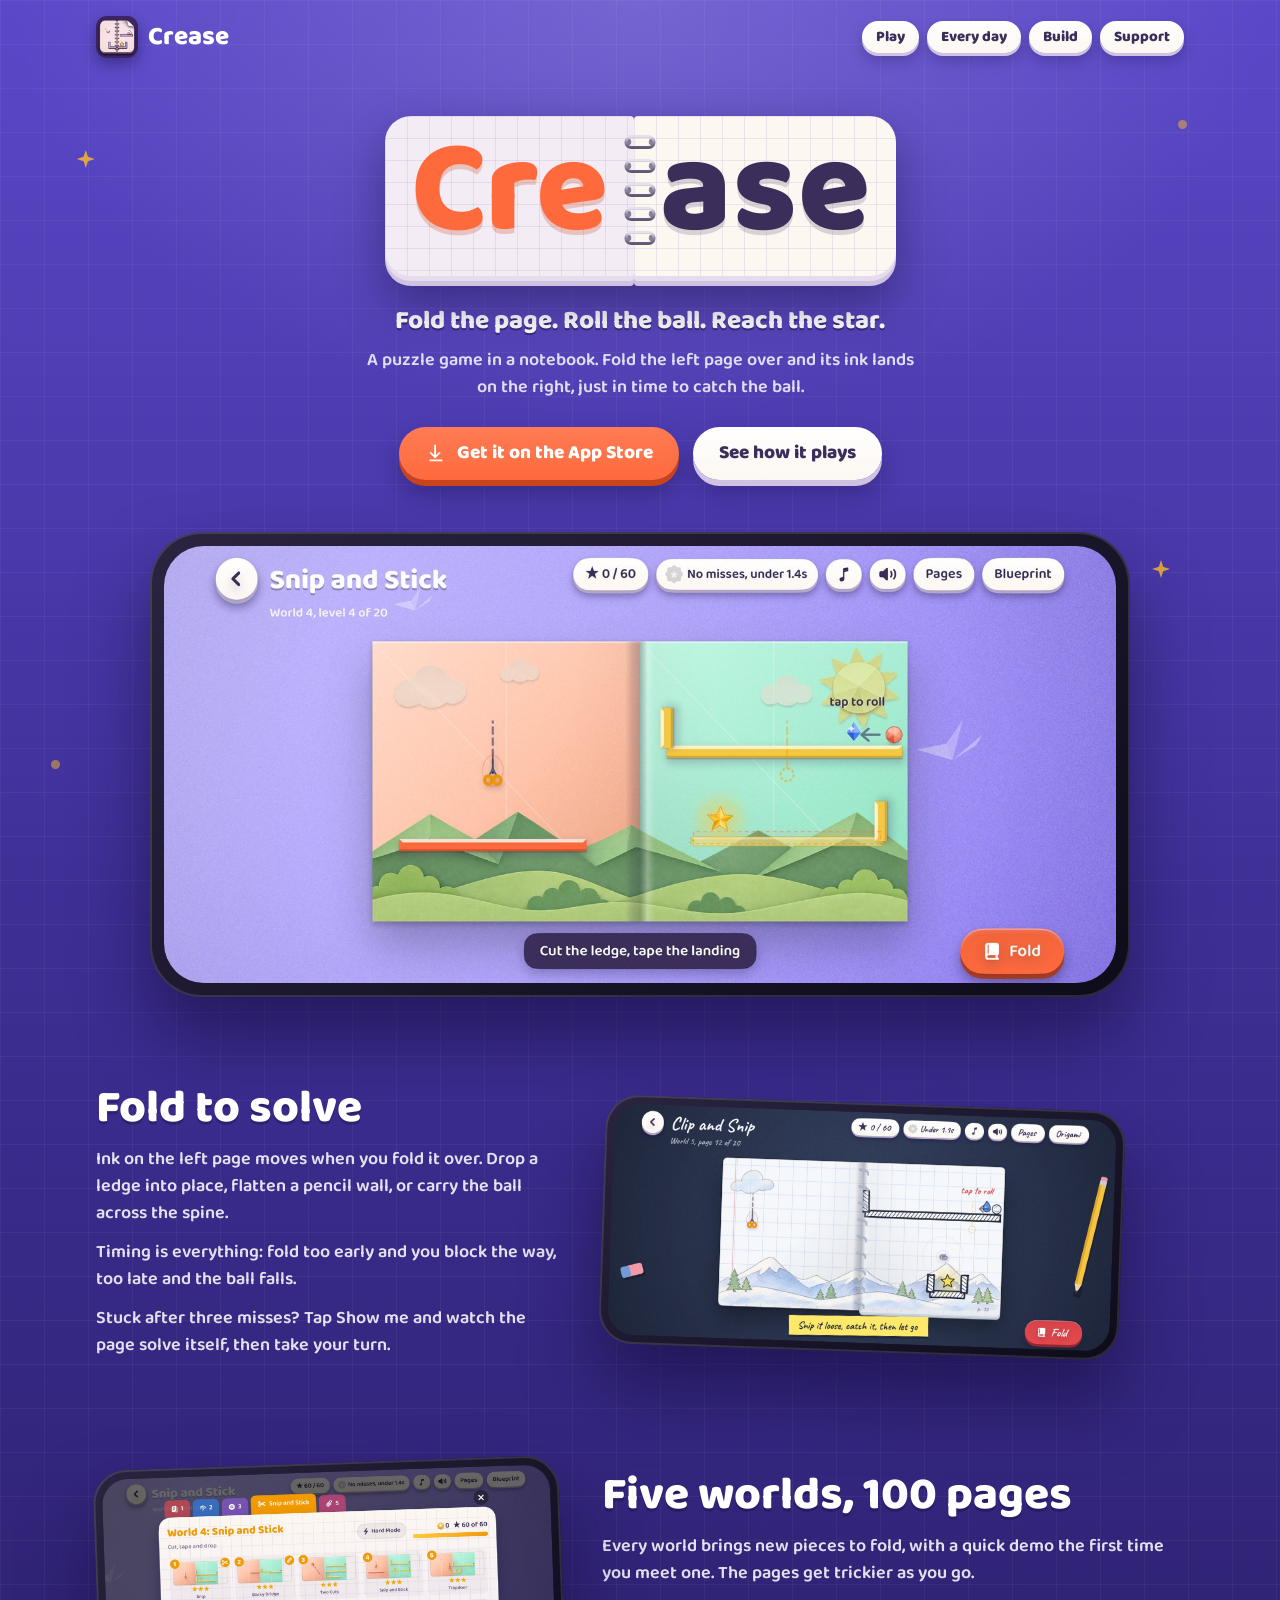
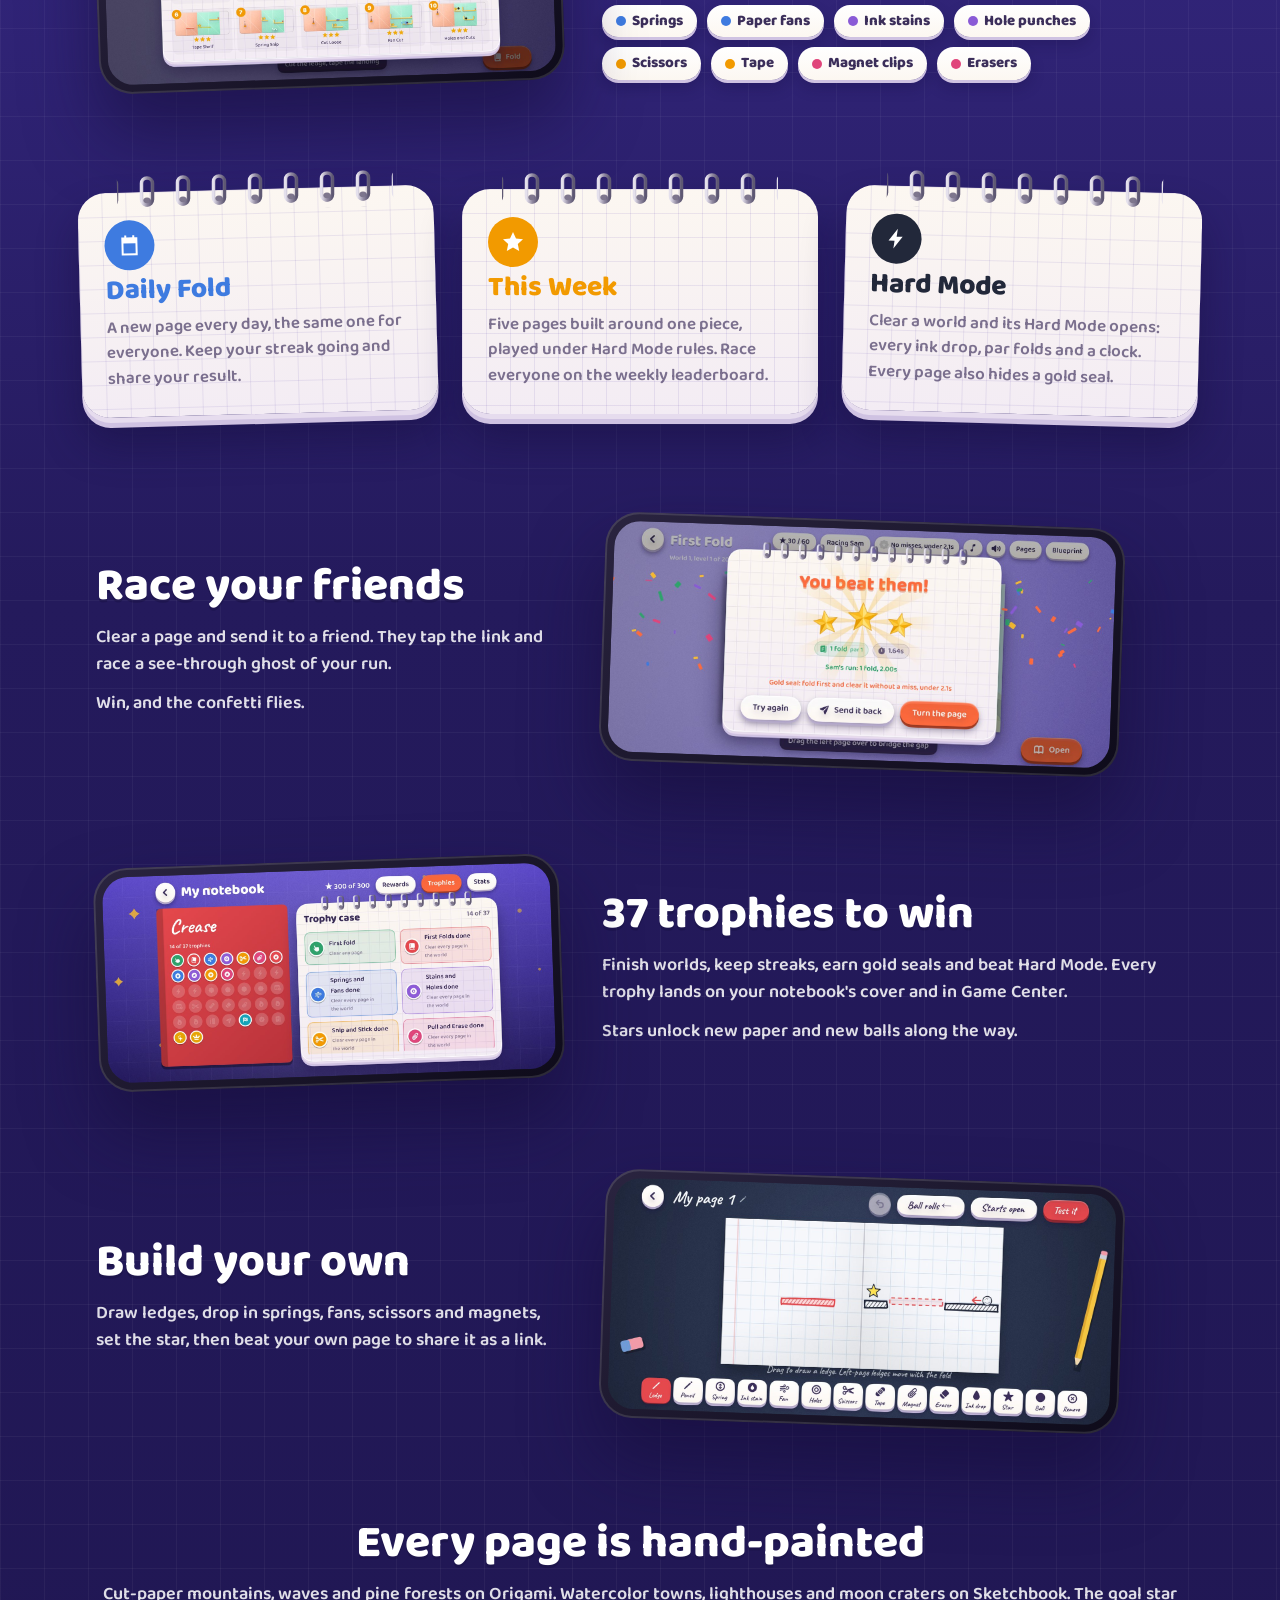
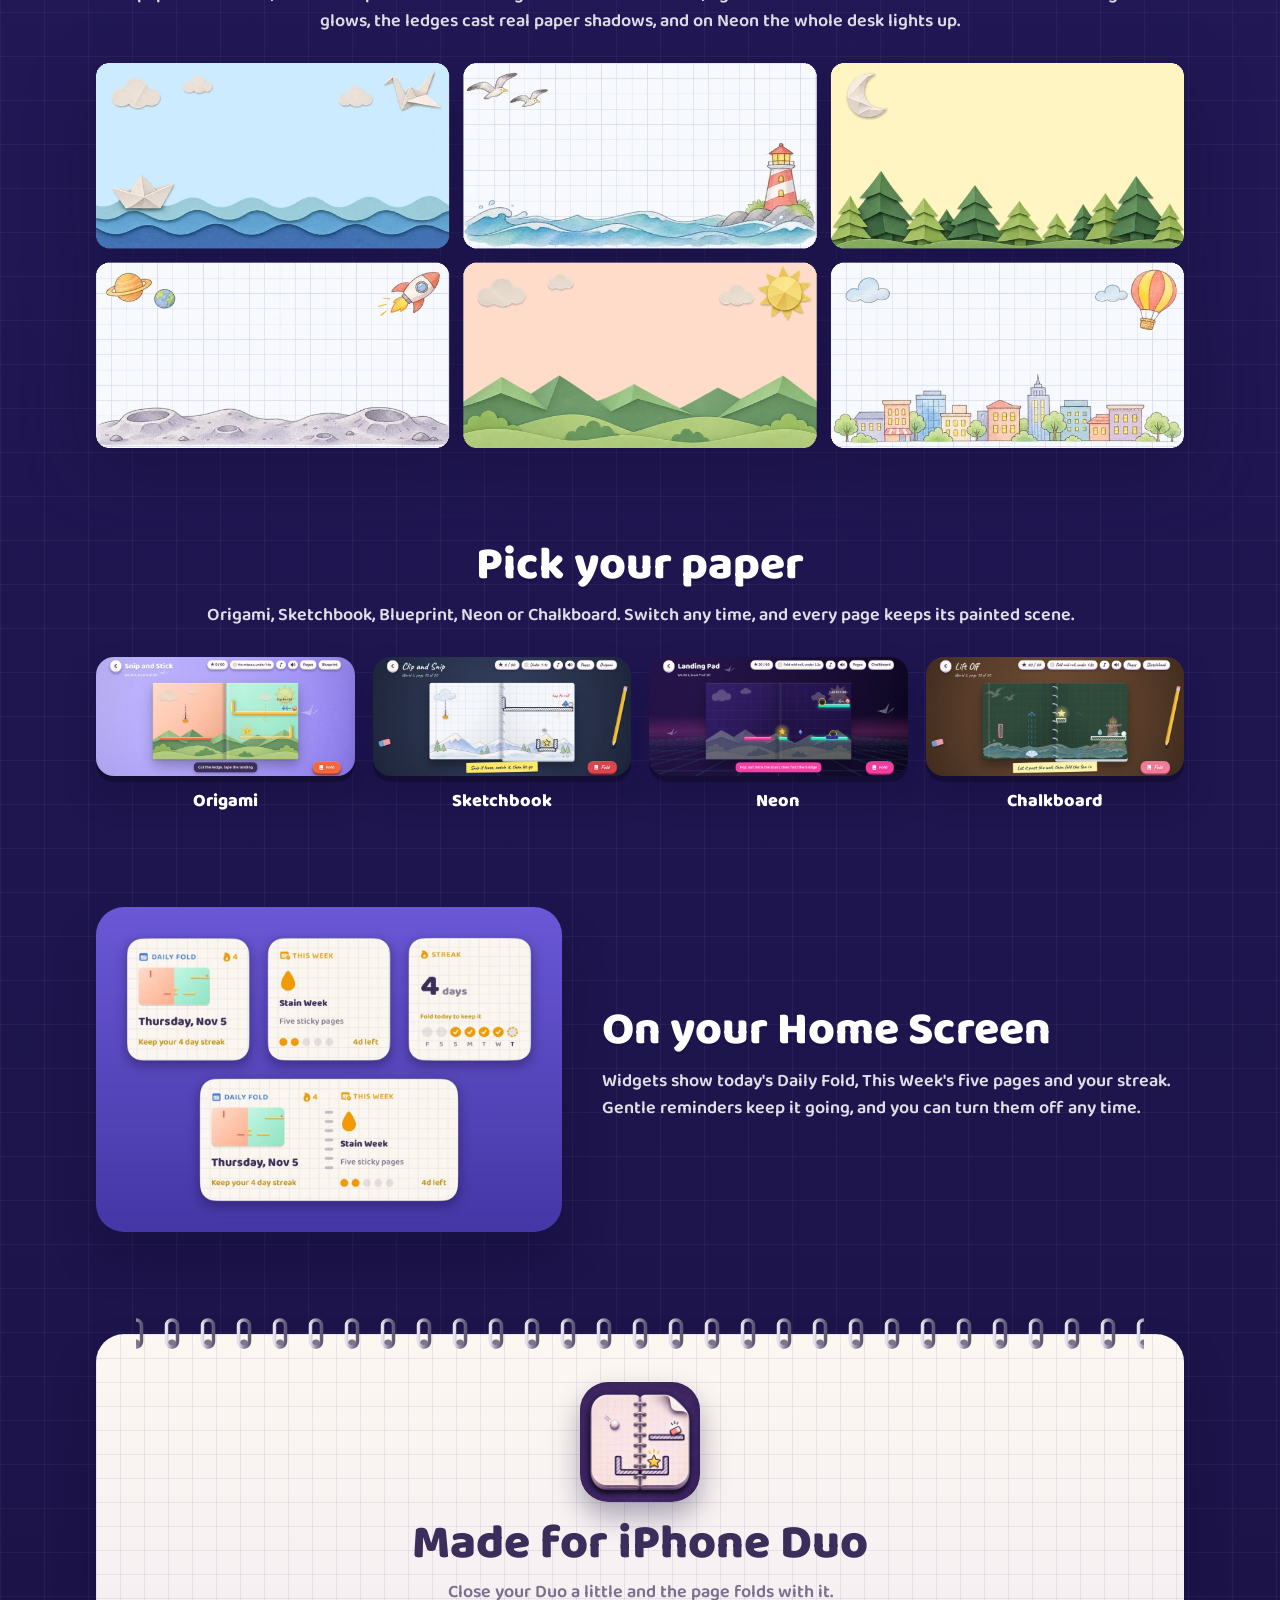
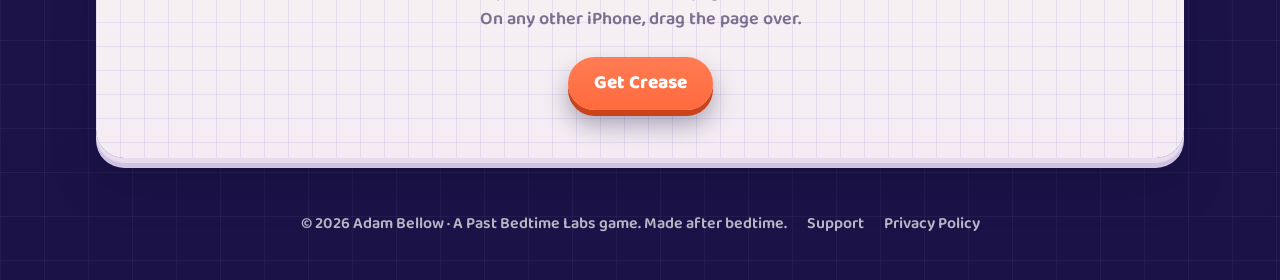
<file: index.html>
<!doctype html>
<html lang="en">
<head>
  <meta charset="utf-8">
  <meta name="viewport" content="width=device-width, initial-scale=1">
  <title>Crease: fold the page, roll the ball, reach the star</title>
  <meta name="description" content="Crease is a folding puzzle game for iPhone. Fold the page to move the ink, roll the ball and reach the star. 100 hand-painted pages, a new Daily Fold every day, a weekly challenge, a page builder and 37 trophies to win.">
  <meta property="og:title" content="Crease">
  <meta property="og:description" content="Fold the page. Roll the ball. Reach the star. A folding puzzle game for iPhone.">
  <meta property="og:image" content="https://creasegame.com/assets/og-v3.jpg">
  <meta property="og:image:width" content="1200">
  <meta property="og:image:height" content="630">
  <meta property="og:url" content="https://creasegame.com/">
  <meta name="twitter:card" content="summary_large_image">
  <meta name="theme-color" content="#4A3AAE">
  <link rel="icon" href="assets/favicon.png">
  <link rel="apple-touch-icon" href="assets/apple-touch-icon.png">
  <link rel="stylesheet" href="assets/site.css">
</head>
<body>
  <div class="sparkles" aria-hidden="true">
    <i style="left:6%;top:150px"></i><i class="dot" style="left:92%;top:120px;animation-delay:-1s"></i>
    <i style="left:90%;top:560px;animation-delay:-2s"></i><i class="dot" style="left:4%;top:760px;animation-delay:-3s"></i>
    <i style="left:3%;top:1500px;animation-delay:-1.5s"></i><i class="dot" style="left:95%;top:1900px"></i>
    <i style="left:93%;top:2700px;animation-delay:-2.5s"></i><i class="dot" style="left:7%;top:3300px;animation-delay:-.5s"></i>
  </div>

  <header class="top">
    <div class="wrap">
      <a class="brand" href="./"><img src="assets/icon.png" alt="">Crease</a>
      <nav>
        <a class="chip" href="#play">Play</a>
        <a class="chip" href="#daily">Every day</a>
        <a class="chip" href="#build">Build</a>
        <a class="chip" href="support.html">Support</a>
      </nav>
    </div>
  </header>

  <section class="hero">
    <div class="wrap">
      <h1 class="logo" aria-label="Crease"><span class="l">Cre</span><span class="rings"></span><span class="r">ase</span></h1>
      <p class="tagline">Fold the page. Roll the ball. Reach the star.</p>
      <p class="sub">A puzzle game in a notebook. Fold the left page over and its ink lands on the right, just in time to catch the ball.</p>
      <div class="ctas">
        <a class="btn" href="https://apps.apple.com/app/id6830244063">
          <svg viewBox="0 0 24 24" fill="currentColor" aria-hidden="true"><path d="M12 3v11.2l3.6-3.6 1.4 1.4-6 6-6-6 1.4-1.4 3.6 3.6V3h2zM5 19h14v2H5z"/></svg>
          Get it on the App Store
        </a>
        <a class="btn paper-btn" href="#play">See how it plays</a>
      </div>
      <div class="phone"><img src="assets/app-play-v3.jpg" alt="A Crease page on Origami paper: scissors on the left page, tape and a star on the right, over painted paper mountains" width="1500" height="690"></div>
    </div>
  </section>

  <section class="feature" id="play">
    <div class="wrap row">
      <div class="text">
        <h2>Fold to solve</h2>
        <p>Ink on the left page moves when you fold it over. Drop a ledge into place, flatten a pencil wall, or carry the ball across the spine.</p>
        <p>Timing is everything: fold too early and you block the way, too late and the ball falls.</p>
        <p>Stuck after three misses? Tap Show me and watch the page solve itself, then take your turn.</p>
      </div>
      <div class="phone small tilt-r"><img src="assets/app-sketch-v3.jpg" alt="A Sketchbook page with a magnet clip over watercolor mountains" width="1500" height="690"></div>
    </div>
  </section>

  <section class="feature">
    <div class="wrap row flip">
      <div class="text">
        <h2>Five worlds, 100 pages</h2>
        <p>Every world brings new pieces to fold, with a quick demo the first time you meet one. The pages get trickier as you go.</p>
        <div class="chips">
          <span class="chip"><span class="dot" style="background:var(--blue)"></span>Springs</span>
          <span class="chip"><span class="dot" style="background:var(--blue)"></span>Paper fans</span>
          <span class="chip"><span class="dot" style="background:var(--purple)"></span>Ink stains</span>
          <span class="chip"><span class="dot" style="background:var(--purple)"></span>Hole punches</span>
          <span class="chip"><span class="dot" style="background:var(--orange)"></span>Scissors</span>
          <span class="chip"><span class="dot" style="background:var(--orange)"></span>Tape</span>
          <span class="chip"><span class="dot" style="background:var(--pink)"></span>Magnet clips</span>
          <span class="chip"><span class="dot" style="background:var(--pink)"></span>Erasers</span>
        </div>
      </div>
      <div class="phone small tilt-l"><img src="assets/app-pages-v3.jpg" alt="The pages of World 4, Snip and Stick" width="1500" height="690"></div>
    </div>
  </section>

  <section class="wrap cards" id="daily">
    <div class="page spiral">
      <div class="badge" style="background:var(--blue)"><svg viewBox="0 0 24 24" fill="currentColor"><path d="M7 2h2v2h6V2h2v2h3v18H4V4h3V2zm11 8H6v10h12V10z"/></svg></div>
      <h3 style="color:var(--blue)">Daily Fold</h3>
      <p>A new page every day, the same one for everyone. Keep your streak going and share your result.</p>
    </div>
    <div class="page spiral">
      <div class="badge" style="background:var(--orange)"><svg viewBox="0 0 24 24" fill="currentColor"><path d="M12 2l3 6.5 7 .8-5.2 4.8 1.4 7L12 17.6 5.8 21l1.4-7L2 9.3l7-.8z"/></svg></div>
      <h3 style="color:var(--orange)">This Week</h3>
      <p>Five pages built around one piece, played under Hard Mode rules. Race everyone on the weekly leaderboard.</p>
    </div>
    <div class="page spiral">
      <div class="badge" style="background:#22283A"><svg viewBox="0 0 24 24" fill="currentColor"><path d="M13 2L4 14h6l-1 8 9-12h-6z"/></svg></div>
      <h3 style="color:#22283A">Hard Mode</h3>
      <p>Clear a world and its Hard Mode opens: every ink drop, par folds and a clock. Every page also hides a gold seal.</p>
    </div>
  </section>

  <section class="feature">
    <div class="wrap row">
      <div class="text">
        <h2>Race your friends</h2>
        <p>Clear a page and send it to a friend. They tap the link and race a see-through ghost of your run.</p>
        <p>Win, and the confetti flies.</p>
      </div>
      <div class="phone small tilt-r"><img src="assets/app-win-v3.jpg" alt="You beat them! Three stars and confetti after a race" width="1500" height="690"></div>
    </div>
  </section>

  <section class="feature">
    <div class="wrap row flip">
      <div class="text">
        <h2>37 trophies to win</h2>
        <p>Finish worlds, keep streaks, earn gold seals and beat Hard Mode. Every trophy lands on your notebook's cover and in Game Center.</p>
        <p>Stars unlock new paper and new balls along the way.</p>
      </div>
      <div class="phone small tilt-l"><img src="assets/app-trophies-v3.jpg" alt="The trophy case in your notebook" width="1500" height="690"></div>
    </div>
  </section>

  <section class="feature" id="build">
    <div class="wrap row">
      <div class="text">
        <h2>Build your own</h2>
        <p>Draw ledges, drop in springs, fans, scissors and magnets, set the star, then beat your own page to share it as a link.</p>
      </div>
      <div class="phone small tilt-r"><img src="assets/app-build-v3.jpg" alt="The page builder on Sketchbook paper" width="1500" height="690"></div>
    </div>
  </section>

  <section class="feature">
    <div class="wrap">
      <div class="text" style="text-align:center">
        <h2>Every page is hand-painted</h2>
        <p>Cut-paper mountains, waves and pine forests on Origami. Watercolor towns, lighthouses and moon craters on Sketchbook. The goal star glows, the ledges cast real paper shadows, and on Neon the whole desk lights up.</p>
      </div>
      <img class="scenes" src="assets/scenes-v3.webp" alt="Six painted Crease scenes: paper waves, a watercolor lighthouse, a paper pine forest, moon craters, paper mountains and a watercolor city" width="1848" height="654">
    </div>
  </section>

  <section class="feature">
    <div class="wrap">
      <div class="text" style="text-align:center">
        <h2>Pick your paper</h2>
        <p>Origami, Sketchbook, Blueprint, Neon or Chalkboard. Switch any time, and every page keeps its painted scene.</p>
      </div>
      <div class="papers">
        <figure><img src="assets/app-play-v3.jpg" alt="Origami paper"><figcaption>Origami</figcaption></figure>
        <figure><img src="assets/app-sketch-v3.jpg" alt="Sketchbook paper"><figcaption>Sketchbook</figcaption></figure>
        <figure><img src="assets/app-neon-v3.jpg" alt="Neon paper"><figcaption>Neon</figcaption></figure>
        <figure><img src="assets/app-chalk-v3.jpg" alt="Chalkboard paper"><figcaption>Chalkboard</figcaption></figure>
      </div>
    </div>
  </section>

  <section class="feature">
    <div class="wrap row flip">
      <div class="text">
        <h2>On your Home Screen</h2>
        <p>Widgets show today's Daily Fold, This Week's five pages and your streak. Gentle reminders keep it going, and you can turn them off any time.</p>
      </div>
      <img src="assets/app-widgets-v2.jpg" alt="Crease widgets: Daily Fold, This Week and Streak" style="border-radius:28px;box-shadow:0 26px 40px rgba(21,13,58,.45)">
    </div>
  </section>

  <section class="wrap" style="padding: 30px 16px 20px">
    <div class="page spiral closing">
      <img class="icon" src="assets/icon.png" alt="The Crease app icon">
      <h2>Made for iPhone Duo</h2>
      <p>Close your Duo a little and the page folds with it.<br>On any other iPhone, drag the page over.</p>
      <a class="btn" href="https://apps.apple.com/app/id6830244063">Get Crease</a>
    </div>
  </section>

  <footer>
    <div class="wrap">
      <span>© 2026 Adam Bellow · A Past Bedtime Labs game. Made after bedtime.</span>
      <a href="support.html">Support</a>
      <a href="privacy.html">Privacy Policy</a>
    </div>
  </footer>
</body>
</html>
</file>
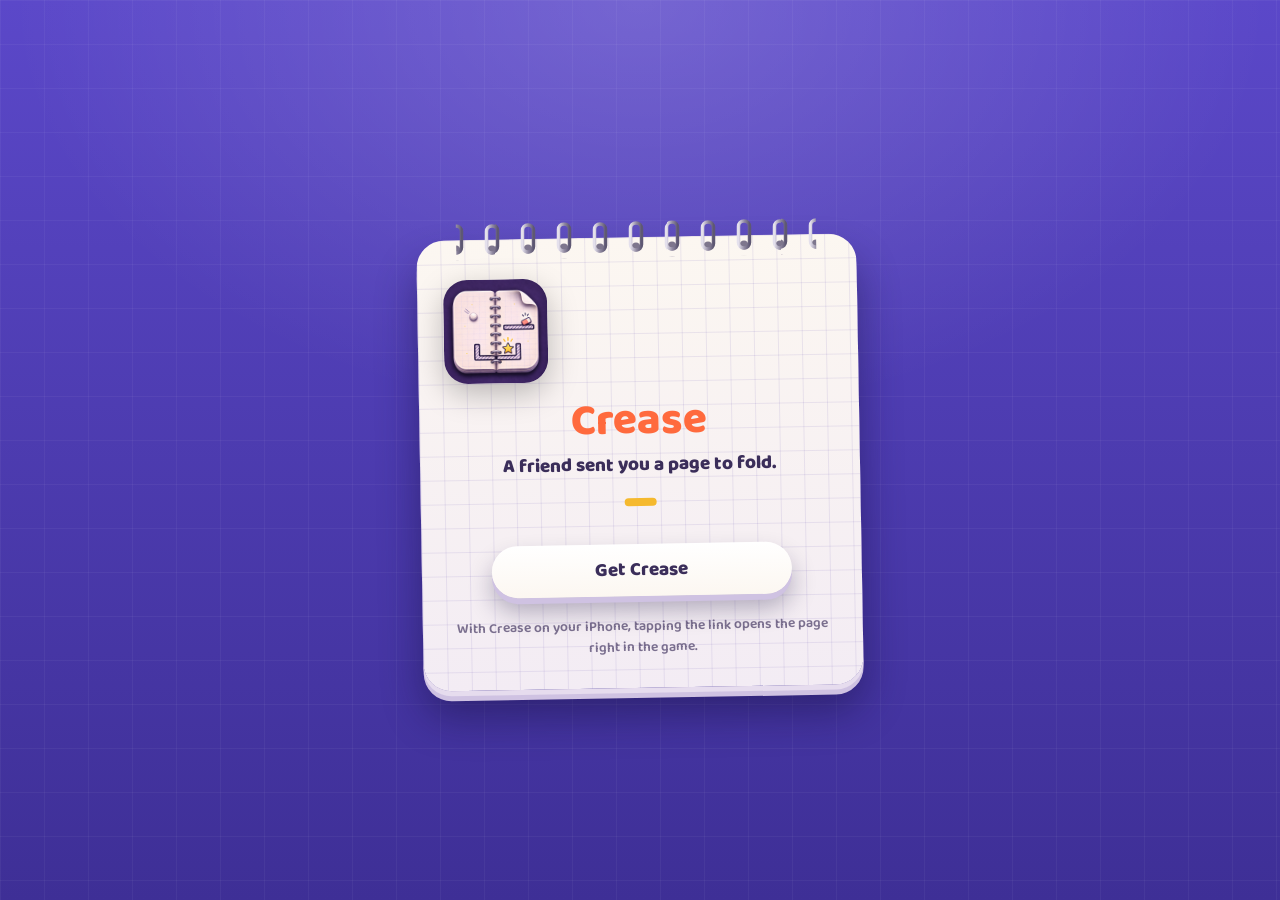
<file: play/index.html>
<!doctype html>
<html lang="en">
<head>
  <meta charset="utf-8">
  <meta name="viewport" content="width=device-width, initial-scale=1">
  <meta name="robots" content="noindex">
  <title>Crease: a page from a friend</title>
  <meta name="description" content="A friend sent you a Crease page. Open it in Crease and fold the page to reach the star.">
  <meta property="og:title" content="Crease">
  <meta property="og:description" content="A friend sent you a page. Fold the page, roll the ball, reach the star.">
  <meta property="og:image" content="https://creasegame.com/assets/og-v3.jpg">
  <meta property="og:image:width" content="1200">
  <meta property="og:image:height" content="630">
  <meta name="twitter:card" content="summary_large_image">
  <link rel="icon" href="../assets/favicon.png">
  <link rel="apple-touch-icon" href="../assets/apple-touch-icon.png">
  <link rel="stylesheet" href="../assets/site.css">
  <style>
    body { min-height: 100vh; display: flex; align-items: center; justify-content: center; padding: 30px 16px; }
    .card { width: 100%; max-width: 440px; padding: 40px 26px 30px; text-align: center; transform: rotate(-1deg); }
    img.icon { width: 104px; height: 104px; border-radius: 24px; box-shadow: 0 10px 30px rgba(0,0,0,.25); }
    h1 { font-weight: 800; font-size: 44px; line-height: 1.1; margin: 16px 0 6px; color: var(--coral); }
    .what { font-size: 19px; font-weight: 800; margin: 0 0 18px; }
    .race { display: inline-block; background: var(--gold); padding: 4px 16px; border-radius: 99px; font-weight: 800; margin-bottom: 16px; }
    a.btn { display: flex; justify-content: center; margin: 14px auto 0; max-width: 300px; }
    p.small { font-size: 14px; color: var(--ink-soft); margin: 20px 0 0; }
  </style>
</head>
<body>
  <main class="page spiral card">
    <img class="icon" src="../assets/icon.png" alt="Crease app icon">
    <h1 id="title">Crease</h1>
    <p class="what" id="what">A friend sent you a page to fold.</p>
    <div class="race" id="race" hidden></div>
    <a class="btn" id="open" href="#">Open in Crease</a>
    <a class="btn paper-btn" href="../">Get Crease</a>
    <p class="small">With Crease on your iPhone, tapping the link opens the page right in the game.</p>
  </main>
  <script>
    (function () {
      var frag = (location.hash || "").replace(/^#/, "");
      var open = document.getElementById("open");
      if (!frag) { open.style.display = "none"; return; }
      var head = frag.split("&")[0];
      var params = {};
      frag.split("&").slice(1).forEach(function (kv) {
        var p = kv.split("="); params[p[0]] = decodeURIComponent((p[1] || "").replace(/\+/g, " "));
      });
      var what = document.getElementById("what"), title = document.getElementById("title");
      var m;
      if (/^d\d+$/.test(head)) { what.textContent = "Daily Fold number " + head.slice(1) + "."; }
      else if ((m = head.match(/^w(\d+)-(\d+)$/))) { what.textContent = "World " + m[1] + ", page " + m[2] + "."; }
      else { what.textContent = "A page your friend built."; }
      if (params.t) {
        var who = params.n || "Your friend";
        var folds = params.f === "1" ? "1 fold" : (params.f || "?") + " folds";
        title.textContent = "Race my ghost";
        var race = document.getElementById("race");
        race.textContent = who + ": " + folds + ", " + (Number(params.t) / 100).toFixed(2) + "s";
        race.hidden = false;
      }
      // If the link opened here in Safari, this hands it to the app.
      open.href = "crease://open#" + frag;
    })();
  </script>
</body>
</html>
</file>
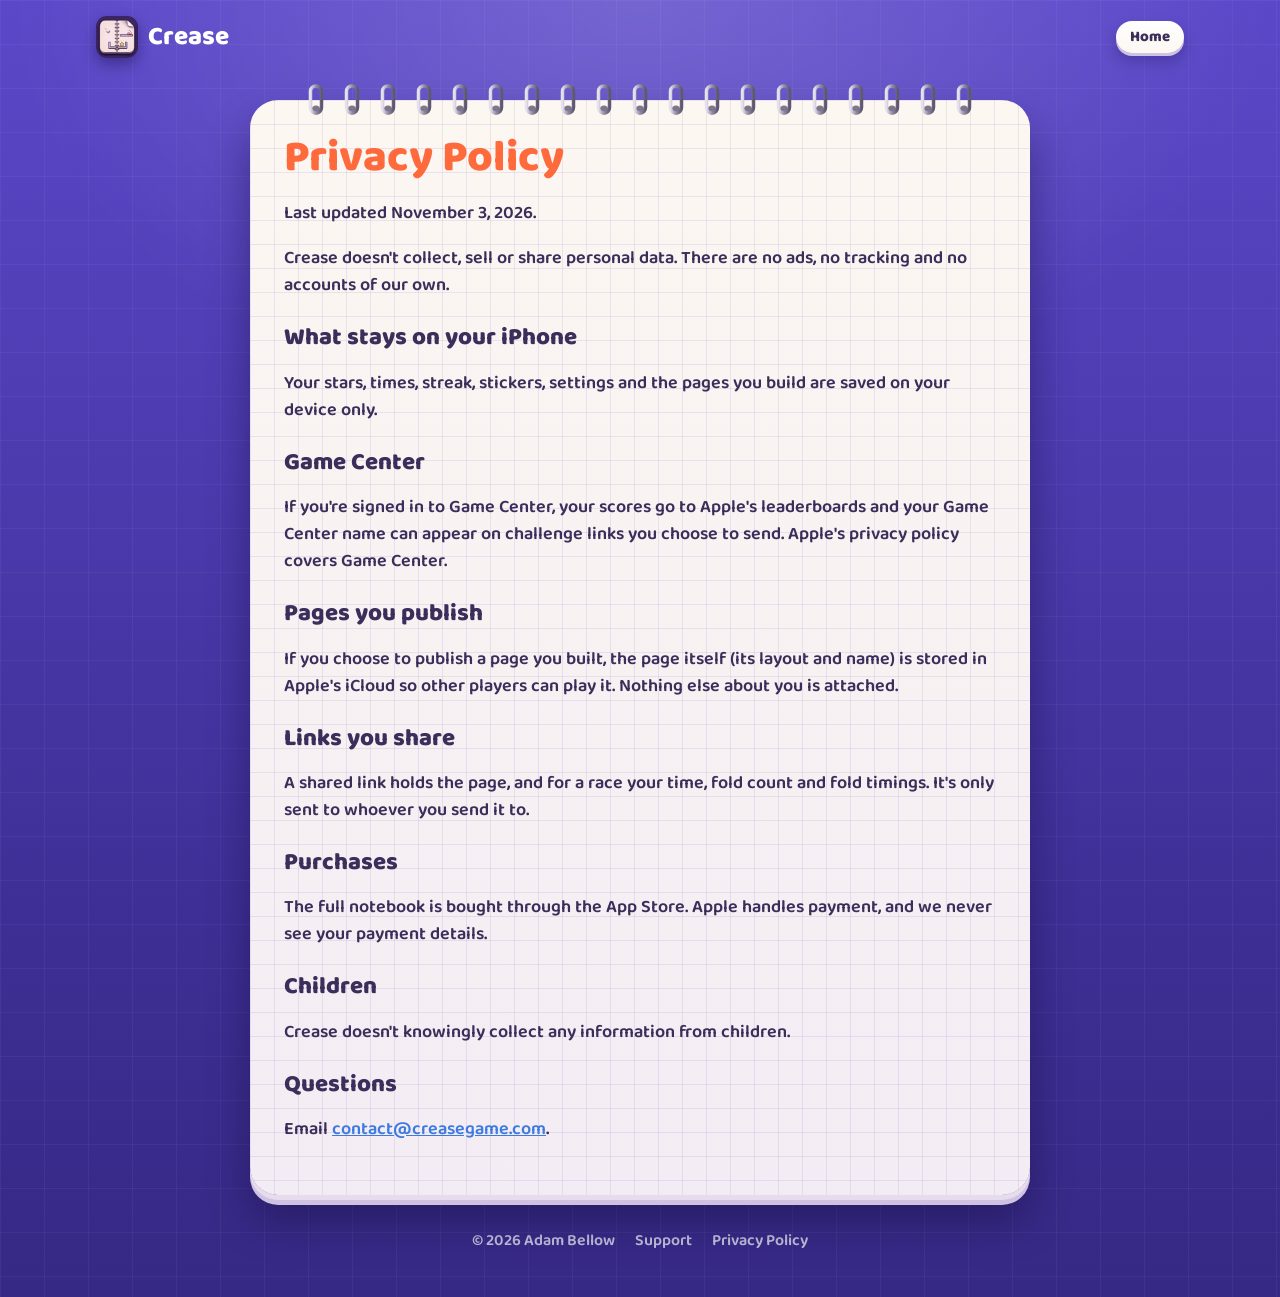
<file: privacy.html>
<!doctype html>
<html lang="en">
<head>
  <meta charset="utf-8">
  <meta name="viewport" content="width=device-width, initial-scale=1">
  <title>Crease: Privacy Policy</title>
  <link rel="icon" href="assets/favicon.png">
  <link rel="stylesheet" href="assets/site.css">
</head>
<body>
  <header class="top"><div class="wrap"><a class="brand" href="./"><img src="assets/icon.png" alt="">Crease</a><nav><a class="chip" href="./">Home</a></nav></div></header>
  <main class="wrap"><div class="page spiral doc">
    <h1>Privacy Policy</h1>
    <p>Last updated November 3, 2026.</p>
    <p>Crease doesn't collect, sell or share personal data. There are no ads, no tracking and no accounts of our own.</p>
    <h2>What stays on your iPhone</h2>
    <p>Your stars, times, streak, stickers, settings and the pages you build are saved on your device only.</p>
    <h2>Game Center</h2>
    <p>If you're signed in to Game Center, your scores go to Apple's leaderboards and your Game Center name can appear on challenge links you choose to send. Apple's privacy policy covers Game Center.</p>
    <h2>Pages you publish</h2>
    <p>If you choose to publish a page you built, the page itself (its layout and name) is stored in Apple's iCloud so other players can play it. Nothing else about you is attached.</p>
    <h2>Links you share</h2>
    <p>A shared link holds the page, and for a race your time, fold count and fold timings. It's only sent to whoever you send it to.</p>
    <h2>Purchases</h2>
    <p>The full notebook is bought through the App Store. Apple handles payment, and we never see your payment details.</p>
    <h2>Children</h2>
    <p>Crease doesn't knowingly collect any information from children.</p>
    <h2>Questions</h2>
    <p>Email <a href="mailto:contact@creasegame.com?subject=Crease%20privacy">contact@creasegame.com</a>.</p>
  </div></main>
  <footer><div class="wrap"><span>© 2026 Adam Bellow</span><a href="support.html">Support</a><a href="privacy.html">Privacy Policy</a></div></footer>
</body>
</html>
</file>
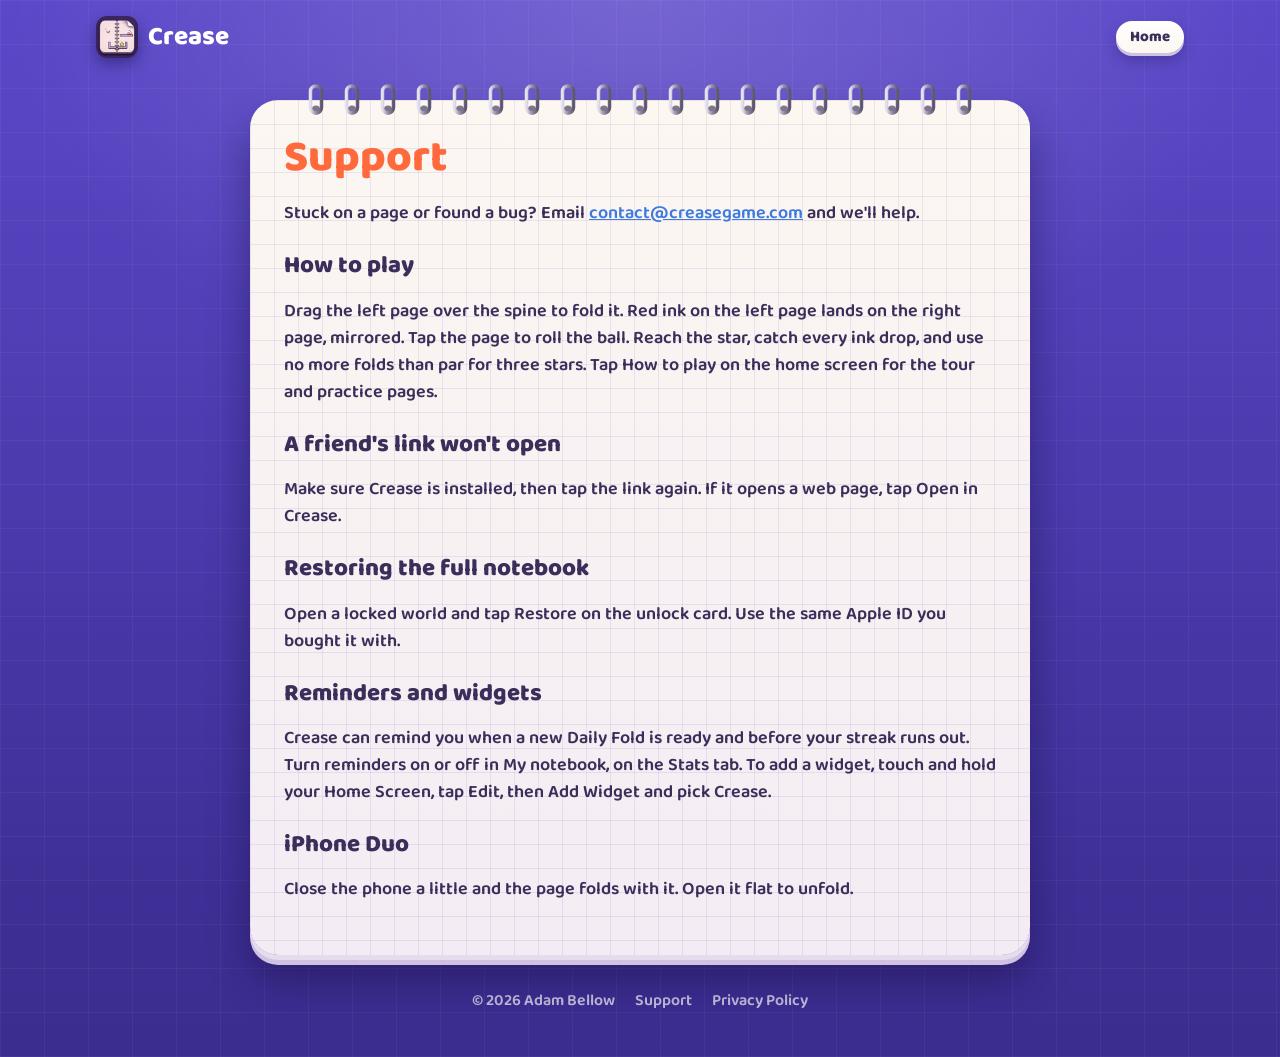
<file: support.html>
<!doctype html>
<html lang="en">
<head>
  <meta charset="utf-8">
  <meta name="viewport" content="width=device-width, initial-scale=1">
  <title>Crease: Support</title>
  <link rel="icon" href="assets/favicon.png">
  <link rel="stylesheet" href="assets/site.css">
</head>
<body>
  <header class="top"><div class="wrap"><a class="brand" href="./"><img src="assets/icon.png" alt="">Crease</a><nav><a class="chip" href="./">Home</a></nav></div></header>
  <main class="wrap"><div class="page spiral doc">
    <h1>Support</h1>
    <p>Stuck on a page or found a bug? Email <a href="mailto:contact@creasegame.com?subject=Crease%20support">contact@creasegame.com</a> and we'll help.</p>
    <h2>How to play</h2>
    <p>Drag the left page over the spine to fold it. Red ink on the left page lands on the right page, mirrored. Tap the page to roll the ball. Reach the star, catch every ink drop, and use no more folds than par for three stars. Tap How to play on the home screen for the tour and practice pages.</p>
    <h2>A friend's link won't open</h2>
    <p>Make sure Crease is installed, then tap the link again. If it opens a web page, tap Open in Crease.</p>
    <h2>Restoring the full notebook</h2>
    <p>Open a locked world and tap Restore on the unlock card. Use the same Apple ID you bought it with.</p>
    <h2>Reminders and widgets</h2>
    <p>Crease can remind you when a new Daily Fold is ready and before your streak runs out. Turn reminders on or off in My notebook, on the Stats tab. To add a widget, touch and hold your Home Screen, tap Edit, then Add Widget and pick Crease.</p>
    <h2>iPhone Duo</h2>
    <p>Close the phone a little and the page folds with it. Open it flat to unfold.</p>
  </div></main>
  <footer><div class="wrap"><span>© 2026 Adam Bellow</span><a href="support.html">Support</a><a href="privacy.html">Privacy Policy</a></div></footer>
</body>
</html>
</file>
<file: assets/site.css>
/* Crease: the notebook from the app icon, on a deep purple desk. */
@font-face { font-family: "Baloo 2"; font-weight: 800; font-display: swap; src: url("fonts/Baloo2-ExtraBold.ttf") format("truetype"); }
@font-face { font-family: "Baloo 2"; font-weight: 500 600; font-display: swap; src: url("fonts/Baloo2-SemiBold.ttf") format("truetype"); }
@font-face { font-family: "Caveat"; font-weight: 700; font-display: swap; src: url("fonts/Caveat-Bold.ttf") format("truetype"); }

:root {
  --desk-top: #5B48C9; --desk-mid: #3E2F96; --desk-bottom: #241A5C; --shadow: #150D3A;
  --paper: #FCF7F1; --paper-shade: #F3ECF4; --edge1: #E6DCEE; --edge2: #CFC2E2; --grid: rgba(117,100,184,.13);
  --ink: #3B2E5A; --ink-soft: rgba(59,46,90,.66);
  --coral: #FF6A3D; --coral-lip: #C9431B; --blue: #3E7BE0; --green: #2FA36B; --orange: #F29A00; --pink: #E0457B; --purple: #8A5BD6; --gold: #F5B92E;
  --ring: #8F88A0;
}
* { box-sizing: border-box; }
html { scroll-behavior: smooth; background: var(--desk-bottom); }
body {
  margin: 0; min-height: 100vh; color: #fff; font-family: "Baloo 2", system-ui, sans-serif; font-weight: 600; line-height: 1.5;
  background:
    radial-gradient(ellipse 900px 600px at 50% 0, rgba(255,255,255,.16), transparent 70%),
    linear-gradient(rgba(255,255,255,.045) 1px, transparent 1px) 0 0 / 44px 44px,
    linear-gradient(90deg, rgba(255,255,255,.045) 1px, transparent 1px) 0 0 / 44px 44px,
    linear-gradient(180deg, var(--desk-top) 0, var(--desk-mid) 900px, var(--desk-bottom) 2200px, #1B1347 100%);
  -webkit-font-smoothing: antialiased;
}
a { color: inherit; }
img { max-width: 100%; height: auto; display: block; }
.wrap { max-width: 1120px; margin: 0 auto; padding: 0 16px; }
.hand { font-family: "Caveat", "Baloo 2", cursive; font-weight: 700; }
h1, h2, h3 { font-weight: 800; line-height: 1.1; margin: 0; }

/* Gold sparkles scattered on the desk */
.sparkles { position: absolute; inset: 0; pointer-events: none; overflow: hidden; }
.sparkles i { position: absolute; width: 18px; height: 18px; background: var(--gold); opacity: .85;
  clip-path: polygon(50% 0, 62% 38%, 100% 50%, 62% 62%, 50% 100%, 38% 62%, 0 50%, 38% 38%); animation: bob 5s ease-in-out infinite; }
.sparkles i.dot { width: 9px; height: 9px; border-radius: 50%; clip-path: none; opacity: .5; }
@keyframes bob { 50% { transform: translateY(-8px) rotate(8deg); } }

/* Header */
header.top { padding: 16px 0; position: relative; z-index: 2; }
header.top .wrap { display: flex; align-items: center; justify-content: space-between; gap: 12px; }
.brand { display: flex; align-items: center; gap: 10px; text-decoration: none; font-size: 26px; font-weight: 800; }
.brand img { width: 42px; height: 42px; border-radius: 11px; box-shadow: 0 6px 14px rgba(21,13,58,.4); }
header nav { display: flex; gap: 8px; flex-wrap: wrap; justify-content: flex-end; }

/* Chunky buttons and chips, like the app */
.btn { display: inline-flex; align-items: center; gap: 10px; text-decoration: none; font-weight: 800; font-size: 19px;
  padding: 12px 26px; border-radius: 999px; color: #fff; background: linear-gradient(#FF7C54, var(--coral));
  box-shadow: 0 6px 0 var(--coral-lip), 0 14px 24px rgba(21,13,58,.35); transition: transform .12s, box-shadow .12s; }
.btn:hover { transform: translateY(-2px); }
.btn:active { transform: translateY(5px); box-shadow: 0 1px 0 var(--coral-lip), 0 6px 12px rgba(21,13,58,.3); }
.btn.paper-btn { color: var(--ink); background: linear-gradient(#fff, var(--paper)); box-shadow: 0 6px 0 var(--edge2), 0 14px 24px rgba(21,13,58,.3); }
.btn.paper-btn:active { box-shadow: 0 1px 0 var(--edge2); }
.btn svg { width: 22px; height: 22px; flex: none; }
.chip { display: inline-flex; align-items: center; gap: 6px; padding: 5px 14px; border-radius: 999px; font-size: 15px; font-weight: 800;
  color: var(--ink); text-decoration: none; background: linear-gradient(#fff, var(--paper)); box-shadow: 0 3px 0 var(--edge2), 0 8px 14px rgba(21,13,58,.25); }
.chip.on { color: #fff; }
.chip .dot { width: 10px; height: 10px; border-radius: 50%; }

/* A notebook page: cream grid paper, pages peeking out underneath */
.page { position: relative; color: var(--ink); border-radius: 28px; padding: 34px;
  background:
    linear-gradient(var(--grid) 1px, transparent 1px) 0 0 / 24px 24px,
    linear-gradient(90deg, var(--grid) 1px, transparent 1px) 0 0 / 24px 24px,
    linear-gradient(var(--paper), var(--paper-shade));
  box-shadow: 0 5px 0 var(--edge1), 0 10px 0 var(--edge2), 0 26px 40px rgba(21,13,58,.45); }
.page.spiral { margin-top: 26px; }
.page.spiral::before { content: ""; position: absolute; left: 40px; right: 40px; top: -16px; height: 36px;
  background: url("data:image/svg+xml,%3Csvg xmlns='http://www.w3.org/2000/svg' width='36' height='36'%3E%3Cdefs%3E%3ClinearGradient id='g' x1='0' x2='1'%3E%3Cstop offset='0' stop-color='%23E4E0EC'/%3E%3Cstop offset='.55' stop-color='%238F88A0'/%3E%3Cstop offset='1' stop-color='%235E5873'/%3E%3C/linearGradient%3E%3C/defs%3E%3Ccircle cx='18' cy='26' r='4.5' fill='%23150D3A' fill-opacity='.55'/%3E%3Crect x='12.5' y='2' width='11' height='27' rx='5.5' fill='none' stroke='url(%23g)' stroke-width='3.5'/%3E%3C/svg%3E") center top / 36px 36px repeat-x; }

/* Hero */
.hero { position: relative; text-align: center; padding: 24px 0 40px; }
.logo { display: inline-flex; margin: 18px auto 0; filter: drop-shadow(0 18px 24px rgba(21,13,58,.45)); position: relative; }
.logo .l, .logo .r { font-weight: 800; font-size: clamp(64px, 15vw, 132px); line-height: 1; padding: 10px 26px 18px;
  background:
    linear-gradient(var(--grid) 1px, transparent 1px) 0 0 / 22px 22px,
    linear-gradient(90deg, var(--grid) 1px, transparent 1px) 0 0 / 22px 22px,
    var(--paper);
  box-shadow: 0 5px 0 var(--edge1), 0 10px 0 var(--edge2); }
.logo .l { color: var(--coral); border-radius: 26px 4px 4px 26px; text-shadow: 0 5px 0 rgba(201,67,27,.25);
  background-color: var(--paper-shade); transform-origin: right center; animation: fold 1.4s cubic-bezier(.3,1.4,.5,1) .2s both; }
.logo .r { color: var(--ink); border-radius: 4px 26px 26px 4px; text-shadow: 0 5px 0 rgba(59,46,90,.18); }
.logo .rings { position: absolute; left: 50%; top: 8%; bottom: 16%; width: 34px; margin-left: -17px; z-index: 2; background: url("data:image/svg+xml,%3Csvg xmlns='http://www.w3.org/2000/svg' width='34' height='24'%3E%3Cdefs%3E%3ClinearGradient id='g' x1='0' y1='0' x2='0' y2='1'%3E%3Cstop offset='0' stop-color='%23E4E0EC'/%3E%3Cstop offset='.55' stop-color='%238F88A0'/%3E%3Cstop offset='1' stop-color='%235E5873'/%3E%3C/linearGradient%3E%3C/defs%3E%3Ccircle cx='5' cy='12' r='3.2' fill='%23150D3A' fill-opacity='.5'/%3E%3Ccircle cx='29' cy='12' r='3.2' fill='%23150D3A' fill-opacity='.5'/%3E%3Crect x='3' y='6.5' width='28' height='11' rx='5.5' fill='none' stroke='url(%23g)' stroke-width='3.2'/%3E%3C/svg%3E") center / 34px 24px repeat-y; animation: rings .4s 1.3s both; }
@keyframes rings { from { opacity: 0; } }
@keyframes fold { from { transform: perspective(700px) rotateY(-170deg); } }
.tagline { font-size: clamp(19px, 3.6vw, 26px); font-weight: 800; margin: 26px 0 6px; text-shadow: 0 2px 0 rgba(21,13,58,.5); }
.sub { color: rgba(255,255,255,.82); max-width: 560px; margin: 0 auto 26px; font-size: 18px; }
.ctas { display: flex; gap: 14px; justify-content: center; flex-wrap: wrap; }

/* A phone, on its side, showing the game */
.phone { position: relative; margin: 52px auto 0; max-width: 980px; padding: 14px; border-radius: 52px;
  background: linear-gradient(145deg, #2a2440, #0e0b1a); box-shadow: inset 0 0 0 2px rgba(255,255,255,.12), 0 40px 70px rgba(21,13,58,.6); }
.phone img { border-radius: 40px; width: 100%; }
.phone.small { max-width: 520px; padding: 9px; border-radius: 34px; margin: 0; }
.phone.small img { border-radius: 26px; }

/* Feature sections */
section.feature { position: relative; padding: 46px 0; }
.row { display: grid; grid-template-columns: 1fr 1.25fr; gap: 40px; align-items: center; }
.row.flip .text { order: 2; }
.text h2 { font-size: clamp(32px, 5vw, 46px); margin-bottom: 12px; text-shadow: 0 3px 0 rgba(21,13,58,.35); }
.text p { font-size: 18px; color: rgba(255,255,255,.86); margin: 0 0 12px; }
.text .chips { display: flex; flex-wrap: wrap; gap: 10px; margin-top: 18px; }
.tilt-l { transform: rotate(-2deg); } .tilt-r { transform: rotate(2deg); }

/* Cards that look like pages torn from the notebook */
.cards { display: grid; grid-template-columns: repeat(3, 1fr); gap: 26px; padding: 30px 0 60px; }
.cards .page { padding: 28px 26px 26px; }
.cards .page:nth-child(1) { transform: rotate(-1.5deg); } .cards .page:nth-child(3) { transform: rotate(1.5deg); }
.cards h3 { font-size: 28px; margin: 6px 0 8px; }
.cards p { margin: 0; color: var(--ink-soft); font-size: 17px; }
.badge { width: 50px; height: 50px; border-radius: 50%; display: grid; place-items: center; color: #fff; }
.badge svg { width: 24px; height: 24px; }

/* Paper styles strip */
.papers { display: grid; grid-template-columns: repeat(4, 1fr); gap: 18px; margin-top: 28px; }
.papers figure { margin: 0; }
.papers img { border-radius: 18px; box-shadow: 0 6px 0 rgba(0,0,0,.25), 0 18px 30px rgba(21,13,58,.4); }
.papers figcaption { text-align: center; margin-top: 12px; font-weight: 800; font-size: 18px; }

/* The big closing page */
.closing { text-align: center; padding: 48px 34px; }
.closing h2 { font-size: clamp(32px, 5vw, 48px); margin-bottom: 8px; }
.closing p { color: var(--ink-soft); font-size: 18px; max-width: 640px; margin: 0 auto 24px; }
.closing img.icon { width: 120px; height: 120px; border-radius: 28px; margin: 0 auto 16px; box-shadow: 0 14px 28px rgba(21,13,58,.35); }

footer { padding: 34px 0 44px; color: rgba(255,255,255,.7); }
footer .wrap { display: flex; gap: 20px; flex-wrap: wrap; align-items: center; justify-content: center; }
footer a { text-decoration: none; } footer a:hover { color: #fff; }

/* Documents (support, privacy) */
.doc { max-width: 780px; margin: 30px auto 0; }
.doc h1 { font-size: 44px; color: var(--coral); margin-bottom: 14px; }
.doc h2 { font-size: 24px; margin: 26px 0 6px; }
.doc p, .doc li { font-size: 18px; color: var(--ink); }
.doc a { color: var(--blue); }

@media (max-width: 820px) {
  .row, .row.flip { grid-template-columns: 1fr; gap: 24px; }
  .row.flip .text { order: 0; }
  .cards { grid-template-columns: 1fr; }
  .cards .page:nth-child(n) { transform: none; }
  .papers { grid-template-columns: repeat(2, 1fr); }
  .page { padding: 26px 20px; border-radius: 22px; }
  .page.spiral::before { left: 20px; right: 20px; }
  .phone { border-radius: 30px; padding: 8px; } .phone img { border-radius: 24px; }
  header nav .chip { padding: 4px 10px; font-size: 14px; }
  header nav .chip:not(:last-child) { display: none; }
}
@media (prefers-reduced-motion: reduce) { .logo .l, .sparkles i { animation: none; } }

/* Painted scenes strip */
.scenes{display:block;width:100%;max-width:1100px;height:auto;margin:28px auto 0;filter:drop-shadow(0 22px 34px rgba(21,13,58,.45))}
</file>
